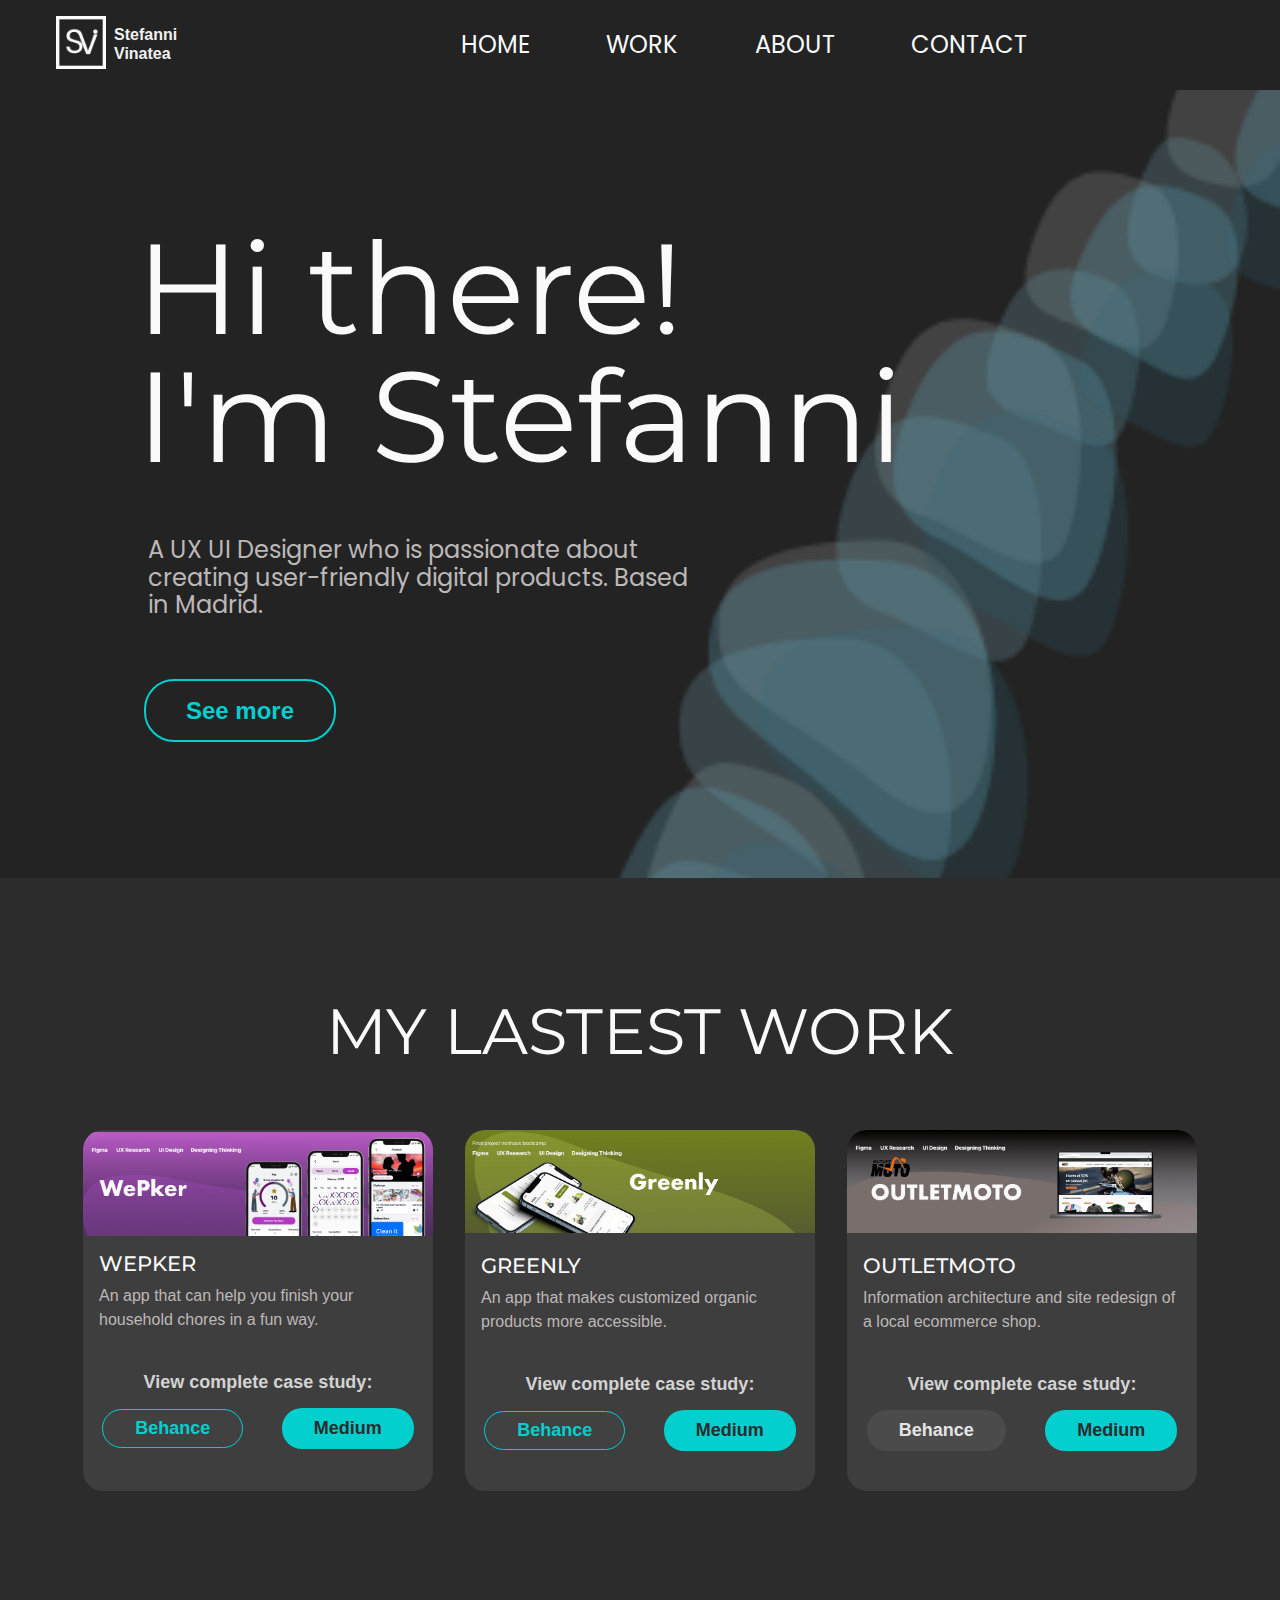
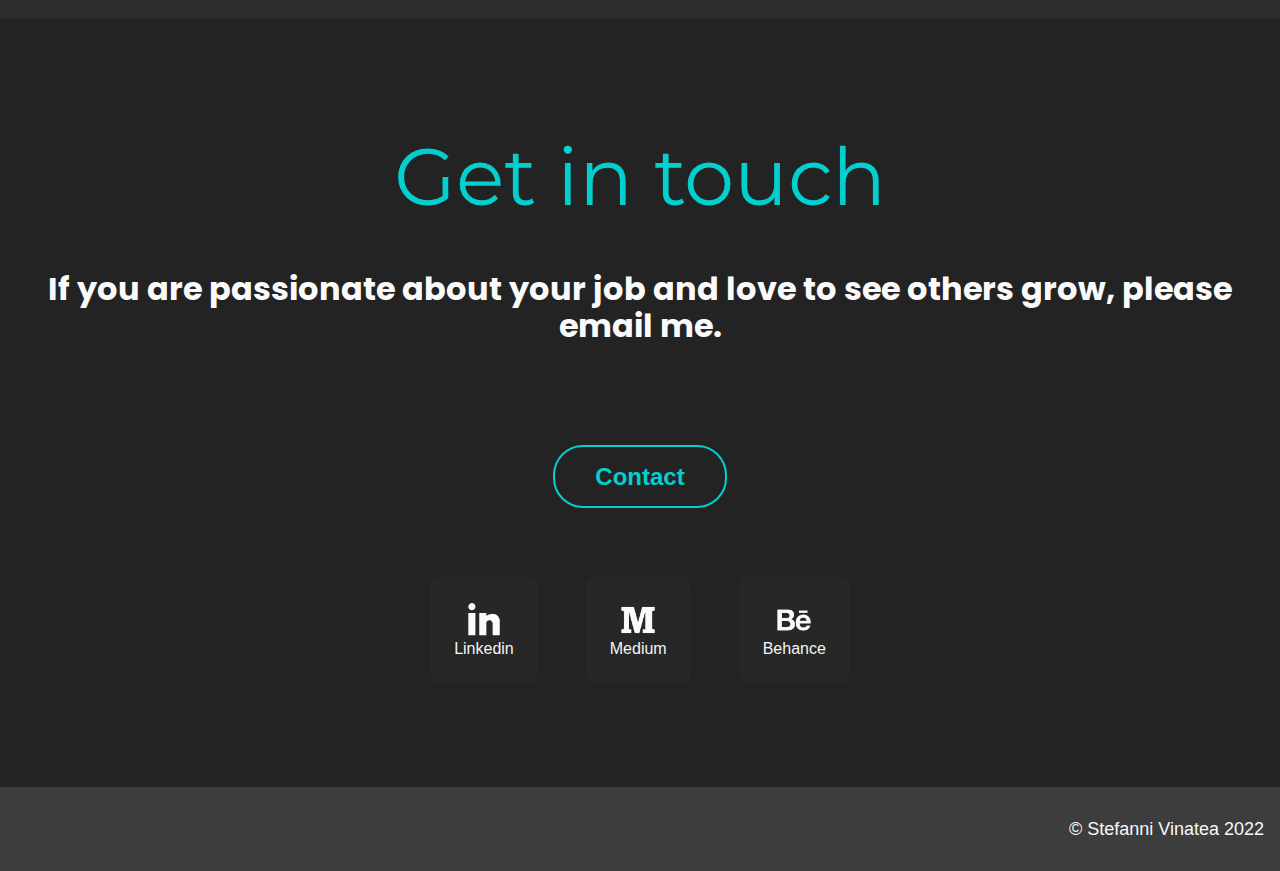
<file: index.html>
<!DOCTYPE html>
<html lang="en">
<head>
    <meta charset="UTF-8">
   
    <meta http-equiv="X-UA-Compatible" content="IE=edge">
    <meta name="viewport" content="width=device-width, initial-scale=1.0">
    <title>My Portfolio Stefanni vinatea</title>
    <link rel="stylesheet" href="css/normalize.css">
    <link rel="stylesheet" href="css/style.css">
    <link rel="icon" href="Img/logo vinatea copia.ico">
    <link rel="preconnect" href="https://fonts.googleapis.com"> 
    <link rel="preconnect" href="https://fonts.gstatic.com" crossorigin> 
    <link href="https://fonts.googleapis.com/css2?family=Bebas+Neue&display=swap" rel="stylesheet">
    <link rel="preconnect" href="https://fonts.googleapis.com">
    <link rel="preconnect" href="https://fonts.gstatic.com" crossorigin>
    <link href="https://fonts.googleapis.com/css2?family=Montserrat:wght@100&family=Poppins:wght@300&display=swap" rel="stylesheet">
    <link rel="preconnect" href="https://fonts.googleapis.com"> 
   <link rel="preconnect" href="https://fonts.gstatic.com" crossorigin> 
   <link href="https://fonts.googleapis.com/css2?family=Bebas+Neue&family=Montserrat:wght@500;800&display=swap" rel="stylesheet"> 
   <link href="https://unpkg.com/aos@2.3.1/dist/aos.css" rel="stylesheet">
</head>
<body>


    <div id="main-container">

       
        <header>

            <div href="#" class="container">

               <h1 class="logo"> <img src="Img/logo stef.png"> </h1>
               <h4>Stefanni Vinatea</h4>
        
                   
            </div>

            <nav id="site-nav" class="site-nav">
    
               
                <ul>
                   
                    <li><a href="index.html"> HOME</a></li>
                    <li><a href="#projects">WORK</a></li>
                    <li><a href="index-2.html">ABOUT</a></li>
                    <li><a href="mailto:stefannivinatea@gmail.com">CONTACT</a></li>
    
                </ul>

                

                
            </nav>

            <div id="menu-toggle" class="menu-toggle" onclick="cambiarclase()">

                <div class="hamburguer"></div>


             </div>
                






        </header>


        
        <div class="cuerpo-principal">

            <main>


                <div class="text">
    
    
                    
                    <h1>Hi there!<br> I'm Stefanni
                    </h1>
                    
                    <h4>A UX UI Designer who is passionate about creating user-friendly digital products. Based in Madrid.</h4> 
                   
                
                  <form action="index-2.html">
                     <button>See more</button> 
                  </form>   
                    
                           
                        
                </div>
    
            </main>
    
    
            <div id="projects">
    
                
                <div class="subtitulo">
                    <h1>MY LASTEST WORK</h1>
                </div>
    
                <div class="section-projects">
    
                    <div class="layout layout-left">
    
                        <div class="background">
    
                            <div class="image">
                                <img src="Img/wepker3.png" alt=""width="100%" >
                            </div>
    
                        </div>
    
                        <div class="text">

                            <div class="text-layout-left-container">
                                <h2>WEPKER</h2>
                                <h4>An app that can help you finish your household chores in a fun way.</h4>
                                <h3>View complete case study:</h3>
                                
                            </div>
                           
                            <div class="ver-mas">
                                
                                <form action="">
                                        <button>Behance</button> 
                                </form>

                                
                                <form action="https://medium.com/@stefannivinatea/ux-ui-case-study-wepker-organizando-las-del-tareas-del-hogar-85f18fb8a82d">
                                    <button class="uno">Medium</button> 
                                </form>
        
                
                              
        
        
                                
                    
                                
    
                            </div>
                            
                            
                        </div>
        
        
                    </div>
    
    
                    <div class="layout layout-right">
    
                        <div class="background-right">
                            <div class="image">
                                <img src="Img/portada greenly.png" alt="" width="100%" height="">
                            </div>
    
                        </div>
    
                        
        
                        <div class="text">

                            <div class="text-layout-right-container">
                                <h2>GREENLY</h2>
                                <h4> An app that makes customized organic products more accessible.</h4>
                                <H3>View complete case study:</h3>

                            </div>
                            
                            
                          <div class="ver-mas">
                                
                                 <form action="">
                                        <button>Behance</button> 
                                </form>

                                <form action="https://medium.com/@stefannivinatea/greenly-making-eco-friendly-products-more-accesible-51e9b9970341">
                                    <button class="uno">Medium</button> 
                                </form>
        
                
                        
                                
                                  
                    
                                
    
                            </div>
                            
                        </div>
                        
    
        
                    </div>
    
    
                    <div class="layout layout-centre">
    
                        <div class="background-centre">
                            <div class="image">
                                <img src="Img/FrameOUTLETMOTO.png" alt="" width="100%">
                            </div>
    
    
                        </div>
    
                        
        
                        <div class="text">

                            <div class="text-layout-centre-container">
                               
                                <h2>OUTLETMOTO</h2>
                                <h4> Information architecture and site redesign of a local ecommerce shop.</h4>
                                <h3>View complete case study:</h3>

                            </div>
                            
                            
                            <div class="ver-mas">
                                
                                 <form action="">
                                        <button>Behance</button> 
                                </form>

                                
                                <form action="https://medium.com/@stefannivinatea/case-study-redise%C3%B1ando-la-p%C3%A1gina-web-de-un-e-commerce-local-dddf2899ad59">
                                    <button class="uno">Medium</button> 
                                </form>
                             

                                
    
            
                
    
    
                            
                            </div>
                
                            
    
                        </div>
                            
                        
                        
        
                    </div>
    
    
    
    
    
    
    
    
    
    
                 </div>
            
        
            </div>
    
           

            <div class="sec">
    
                <div class="sec-container">
                    <h2> Get in touch</h2>
                    <h3> If you are passionate about your job and love to see others grow, please email me.</h3>

                    <form action="mailto:stefannivinatea@gmail.com">
                      <button>Contact</button>
                    </form>
                </div>
    
                <ul>
                    <li><a href="https://www.linkedin.com/in/stefanni-vinatea/"><img src="Img/Linkedin.png"> Linkedin </a> </li>
                    <li><a href="https://medium.com/@stefannivinatea"><img src="Img/medium.png"> Medium </a></li>
                    <li><a href="https://www.behance.net/stefannivinatea"><img src="Img/behance.png"> Behance </a></li>


                </ul>
           
            </div>
    
    
       
            <footer><div class="footer">

                
                <div>
                    <p>&copy;  Stefanni Vinatea 2022</p>
                </div>
                
             </footer>

        </div>

       

       


       





    </div>

    
    <script src="js/app.js"></script>
   
    
  

</body>
</html>
</file>
<file: css/style.css>
*{
    box-sizing: border-box;
    margin: 0;
    padding: 0;
    text-decoration: none;
    list-style: none;
    box-sizing: border-box;
    

   
}

html{
    scroll-behavior: smooth;
}


body{
    background-color:#232323;
    font-family:'Monserrat', sans-serif;
    color: #122829;
}

.main-container{
    width: 100%;

}
.container{
    width: 100%;
    max-width: 1000px;
    display: flex;
    align-items: center;
    margin:0 auto;

}

header{
    background-color:#232323;
    color:rgb(241, 241, 241);
    padding: 1em 0;
    position: relative;
   

}


header::after {
    content:'' ;
    clear: both;
    display: block;
}

.logo{
    float:left;
    font-size: 1rem;
    margin: 0;
    font-weight: 700;
    color: #122829;

}

.logo img{
    width: 2rem;
    display: flexbox;
    justify-content: left;
    margin-right: 8px;
    margin-left: 24px;
}

.logo span{
    font-weight: 300;
   
}

.site-nav {
    top:100%;
    right: 0;
    position: absolute;
    background-color:#262626;
    overflow: hidden;
    clip-path: circle(0px at top right);
    transition:clip-path ease-in-out 700ms;


}

.site-nav-open{
    clip-path: circle(150% at top right);
}

.site-nav ul{
    margin: 0;
    padding: 0;
    list-style: none;
   


}

.site-nav ul li a{
    font-family:'Poppins', sans-serif;
    display: flex;
    justify-content: center;
}

.site-nav li{
    border-bottom: none;
}

.site-nav li:last-child{
   border-bottom:none;
}

.site-nav a{
    color:#FAFAFA;
    display: block;
    padding: .5em 3em;
    text-transform:uppercase;
    text-decoration: none;
    
   
   
    

}

.site-nav a:hover,
.site-nav a:focus{
    background:#17292b;
    border-radius: 50px;
    color: #04CFCF;
    font-family:'Poppins', sans-serif;
   
}

.menu-toggle{
    
    padding:1em;
    position: absolute;
    top:1.2em;
    right: .2em;
}

.menu-open .hamburguer{
    transform: rotate(45deg)
}

.menu-open .hamburguer::before{
    opacity:0
}

.menu-open .hamburguer::after{
   transform: translateY(-3px)rotate(-90deg);
}

.hamburguer,
.hamburguer::before,
.hamburguer::after{
    content: '';
    display: block;
    background: #FAFAFA;
    height: 3px;
    width: 1.75em;
    border-radius: 3px;
    transition: all ease-in-out 500ms;

}

.hamburguer::before{
    transform: translateY(-6px);
}

.hamburguer::after{
    transform: translateY(3px);
}


     

/* ************************ */





.cuerpo-principal{
    width: 100%;
    max-width: 100%;
    margin: 0 auto;
    

}


main{
    margin: 0;
    padding-top: 0rem;
    background-color:#232323;
    display: flex;
    flex-direction: column;
    justify-content:center;
    background-image: url(../Img/fondo.png);
    background-repeat: no-repeat;
    background-size: cover;
   
  

}


main .text{
    margin: 0;
    color: #232323;
    font-weight: bold;
    display: flex;
    justify-content: center;
    flex-direction: column;
    text-align: center;
    padding-top: 6rem;
    padding-bottom: 100px;
    
   
    
   
   
}


main .text h1{
    margin: 0;
    padding:0;
    font-family:'Montserrat', sans-serif;
    font-size: 3em;
    font-weight:bolder;
    color: #FAFAFA;
    font-weight: lighter;
    text-align:justify;
    align-items: center;
    padding-top: 32px;
    padding-bottom: 32px;
    padding-left: 32px;
    padding-right: 16px;
    width: 80%;
    border-radius: 20px;
    line-height: 1em;

    
}



main .text h4{
    font-family:'Poppins', sans-serif;
    font-size: 1em;
    font-weight:lighter;
    color: #bdb8b8;
    font-weight: lighter;
    text-align:left;
    margin-left: 32px;
    padding-right: 24px;
    padding-top: 24px;
    width: 80%;
}


main .text button{
    background-color:#232323;
    border-radius: 20px;
    cursor: pointer;
    font-size: 18px;
    font-weight: bold;
    align-items: center;
    margin-top: 32px;
    margin-bottom: 16px;
    display:flex;
    margin-left: 34px;
    padding:8px 32px;
    display: flex;
    flex-direction: row;
    color: #04CFCF;
    box-shadow: 2px 2px 10px rgba(0,0,0,0,5);
    border:solid #04CFCF 2px;
   

     
}

.text .ver-más{
    display: flex;
    align-content: center;
    justify-items: center;
    flex-direction: row;
}

main .text button:hover{
    background-color:#135b5f;
    color: #FAFAFA;
}







/* ************************ */




#projects{
    background-color:#2D2C2C;
    display: flex;
    flex-direction: column;
    text-align: center;
    padding-top: 48px;
    min-height: 400PX;
    align-items: center;
    justify-content: center;
    width: 100%;
    text-align: center;

    
}
 


.subtitulo h1{
    margin: 0;
    font-family: 'Montserrat', sans-serif;
    font-size: 1.5rem;
    font-weight:500;
    display: flex;
    justify-content: center;
    text-align: center;
    color: #FAFAFA;
    display: flex;
    align-items: center;
    flex-direction: column;
    padding-bottom: 32px;
    line-height: 1.3em;
    
    
   
}

#section-projects{

    display: flex;
    justify-content: center;
    align-items: center;
    justify-content: center;
    text-align: center;
    flex-direction: column;
    width: 100%;
    


    
    
    
}

.layout{
    background-color: rgba(105, 105, 105, 0.3);
    border-radius: 20px;
    color:#e1e9e9 ;
    padding-bottom: 16px;
    overflow: hidden;
}

.layout h2{
    font-size: 1.3rem;
    color:#FAFAFA ;
    font-family:'Montserrat', sans-serif;
    padding-top: 16px;
    padding-left: 16px;
    padding-bottom: 8px;
    font-weight:500;
}
.layout h4{
    color: #bdb8b8;
}

.layout h3{
    color:#d3d3d3;
    font-weight: 600;
    padding-top: 40px;
   
}



.layout-left{
    margin: 0;
    padding: 0;
    display: flex;
    align-items: center;
    justify-content: center;
    text-align: center;
    flex-direction: column;
    padding-bottom: 24px;
    width: 350px;
    margin-left: 16px;
    margin-right: 16px;
    margin-bottom: 32px;
    box-shadow: 2px,2px,10px rgba(0,0,0,0,5);
   
    

  
}


.layout-left h2{
    margin: 0;
    padding-left:16px;
    text-align:left;
    flex-direction:column;
    
   
}

.layout-left h3{
    font-size: 18px;
    padding-top: 16px;
    padding-bottom:8px;
    display: flex;
    align-items: center;
    justify-content: center;
    text-align: center;
    flex-direction: column;
   
   
}

.layout-left h4{
    font-size: 16px;
    font-weight:lighter;
    padding-right: 16px;
    display: flex;
    align-items: center;
    text-align: left;
    flex-direction: column;
    padding-left: 16px;
    line-height: 1.5rem;
   

   
}

.layout button{
    font-size: 18px;
    border: 0;
    font-weight: bold;
    padding: 8px 32px;
    border-radius: 20px;
    color: #04CFCF;
    box-shadow: 2px 2px 10px rgba(0,0,0,0,5);
    background-color:  rgba(68, 67, 67, 0.7); 
    cursor: pointer;
    margin-top: 8px;
    margin-bottom: 16px;
    box-shadow: #17292b;
    border:solid #04CFCF 1px;;
   
}

.layout .uno{
    background-color:#04CFCF;
    color:#2D2C2C;
    border: none;
    padding: 10px 32px;
}








.layout-left .text .ver-mas{
    display: flex;
    align-items: center;
    flex-direction: row;
    justify-content:space-around;
    
}





.layout-left .background{
    display: flex;
    align-items: center;
    justify-content: center;
    border-radius: 20px;
}

.layout-left .image{

    display: flex;
    align-items: center;
    justify-content: center;
    text-align: center;
    flex-direction: column;
    border-radius: 20px;




    
}



.layout-right{

    margin: 0;
    padding: 0;
    display: flex;
    align-items: center;
    justify-content: center;
    text-align: center;
    flex-direction: column;
    padding-bottom: 24px;
    width: 350px;
    margin-left: 16px;
    margin-right: 16px;
    margin-bottom: 32px;
    box-shadow: 2px,2px,10px rgba(0,0,0,0,5);
    

  
}


.layout-right h2{
    margin: 0;
    padding-left:16px;
    text-align:left;
    flex-direction:column;
    
   
   
}

.layout-right h3{
    font-size: 18px;
    padding-bottom:8px;
    display: flex;
    align-items: center;
    justify-content: center;
    text-align: center;
    flex-direction: column;
   
   
}

.layout-right h4{
    font-size: 16px;
    font-weight:lighter;
    padding-right: 16px;
    display: flex;
    align-items: center;
    text-align: left;
    flex-direction: column;
    padding-left: 16px;
    line-height: 1.5rem;

   
}



.layout-right .text .ver-mas{
    display: flex;
    align-items: center;
    flex-direction: row;
    justify-content:space-around;
    
}





.layout-right .background{
    display: flex;
    align-items: center;
    justify-content: center;
}

.layout-right .background .image{

    display: flex;
    align-items: center;
    justify-content: center;
    text-align: center;
    flex-direction: column;




    
}



.layout-centre{

    margin: 0;
    padding: 0;
    display: flex;
    align-items: center;
    justify-content: center;
    text-align: center;
    flex-direction: column;
    padding-bottom: 24px;
    width: 350px;
    margin-left: 16px;
    margin-right: 16px;
    margin-bottom: 32px;
    box-shadow: 2px,2px,10px rgba(0,0,0,0,5);
    

  
}


.layout-centre h2{
    margin: 0;
    padding-left:16px;
    text-align:left;
    flex-direction:column;
   
    
   
   
}

.layout-centre h3{
    font-size: 18px;
    padding-bottom:8px;
    display: flex;
    align-items: center;
    justify-content: center;
    text-align: center;
    flex-direction: column;
   
   
}

.layout-centre h4{
    font-size: 16px;
    font-weight:lighter;
    padding-right: 16px;
    display: flex;
    align-items: center;
    text-align: left;
    flex-direction: column;
    padding-left: 16px;
    line-height: 1.5rem;

   
}

.layout-centre button{
    font-size: 18px;
    border: 0;
    font-weight: bold;
    border-radius: 20px;
    color: #e4e4e4;
    box-shadow: 2px 2px 10px rgba(0,0,0,0,5);
    background-color:rgba(105, 105, 105, 0.3); 
    cursor: pointer;
    margin-top: 8px;
    margin-bottom: 16px;
    box-shadow: #272626;
    padding: 10px 32px;
   
   
    
}

.layout-centre .text .ver-mas{
    display: flex;
    align-items: center;
    flex-direction: row;
    justify-content:space-around;
    
}





.layout-centre .background{
    display: flex;
    align-items: center;
    justify-content: center;
}

.layout-centre .background .image{

    display: flex;
    align-items: center;
    justify-content: center;
    text-align: center;
    flex-direction: column;




    
}


.sec{
   
    display: flex;
    align-items: center;
    
    background-color:#232323;
    padding-top: 80px;
    padding-bottom: 80px;
    text-align: center;
    padding-left: 40px;
    padding-right: 40px;
    flex-direction: column;
    justify-content: center;
   

}

.sec-container h2{
    font-family: 'Montserrat', sans-serif;
    font-size: 32px;
    padding-top: 24px;
    color: #04CFCF;
}

.sec-container h3{
    font-family: 'Poppins';
    font-size: 16px;
    color: #FAFAFA;
    padding-top: 16px;
}



.sec form button{
    font-size: 18px;
    border: 1px;
    font-weight: bold;
    padding: 8px 32px;
    border-radius: 20px;
    color: #04CFCF;
    box-shadow: 2px 2px 10px rgba(0,0,0,0,5);
    background-color:#232323;
    border: solid #04CFCF 2px;
    cursor: pointer;
    margin-top: 56px;
    box-shadow: #122829;
 }



.sec form button:hover{
    background-color:#135b5f;
    color: #FAFAFA;
}




 

.sec ul{
    display: flex;
    flex-direction: row;
    justify-content: center;
    align-items: center;
    padding-top: 24px;

}

.sec img{
    width: 1.5rem;
    font-size: 12px;
    display: flex;
    align-items: center;
}

.sec ul li a{
    display: flex;
    align-items: center;
    justify-content:space-between;
    flex-direction: column;
    text-align: center;
    color: whitesmoke;
    margin:8px;
    background-color: rgba(51, 50, 50, 0.3);
    padding: 12px;
    border-radius: 10px;


   
}





.footer{
    background-color: #3d3d3d;
    color: #F8F8F8;
    text-align: center;
    font-size: 14px;
    padding-top:2rem;
    padding-bottom: 2rem;
    padding-right: 1rem;
    display: flex;
    align-content: center;
    justify-content: flex-end;   
    align-items: center;


}



@media screen and (min-width: 780px){
  
        .menu-toggle{
            display:none
        }
      
       header{
           position: fixed;
           width: 100%;
           display: flex;
           flex-direction: row;
           align-items: center;
           justify-content:space-between

           
        }
        
        .site-nav{
            height: auto;
            position: relative;
            float: right;
            clip-path: initial;
            background-color: transparent;
            justify-content:right;
            margin-left: 200px;
           
             
        }

       
      
        .site-nav li{
            display:inline-block;
            border:none;
            margin-right: 24px;
           
           
      
        }
      
      


         .site-nav a{
             padding: 10px 24px;
             font-size: 24px;
        
         }
         
      
         .site-nav a:hover,
          .site-nav a:focus{
          border-radius: 50px;
          font-family:'Poppins', sans-serif;}

         
      .logo img{
     width:50px;
     margin-left: 56px;
     }

  .container{
    width: 2rem;
    margin:0;
    justify-content: flex-start;
   
    
}
    main{
        display: flex;
        margin: 0;
       
        padding: 56px;
        height: 80%;
        padding-top: 12rem;
       
     
        
       
    
    }

    main .text{
        text-align: left;
        margin: 0;
        padding: 0;
        width: 100%;

    }




    main .text h1{
     margin: 0;
     padding: 0;
     padding-top: 32px;
     font-size: 8rem;
     padding-left:80px;
     
    }
    
    


    main .text h4{
        font-size: 1.5rem;
        text-align: left;
        padding-left: 60px;
        padding-top: 56px;
        padding-bottom: 60px;
        width: 55%;
        min-width: 40%;
  
    }


    main .text button{
      margin-left: 88px;
      margin-top: 0;
      margin-bottom: 80px;
      display: flex;
      align-items: center;
      text-align: center;
      justify-content: center;
      font-size: 24px;
      padding: 16px 40px;
      border-radius: 30px;
      box-shadow: 2px 2px 10px rgba(0,0,0,0,5);
      cursor: pointer;
      
     
   }

   main .text button:hover{
    
    font-weight: 500;
    border: none;
    padding: 18px 44px;
  
    }
    


    /********/


    #projects h1{
        font-size: 4rem;
        font-weight:400;
        padding-top: 4rem;
        padding-bottom: 3.5rem;
    }

    #projects{
        padding-bottom:6rem;
    }
    .section-projects{
      display: flex;
      flex-direction: row;
      justify-content: space-between;
      min-height: 300px;
    
    }

    .layout-left h3{
        padding-top: 40px;
    }


/*****************/

  .sec{
    display: flex;
    display: flex;
    align-items: center;
    text-align: center;
    justify-content: center;
  }
 .sec h2{
     font-size: 5rem;
     font-weight: 400;
     padding: 2rem 0;
 }


  .sec h3{
      font-size: 2rem;
     
  }

  .sec form button{
        margin-bottom: 20px;
        margin-top: 100px;
        font-size: 24px;
        padding: 16px 40px;
        border-radius: 30px;
        box-shadow: 2px 2px 10px rgba(0,0,0,0,5);
        cursor: pointer;
       
        
       
     }

    
    .sec form button:hover{
    
        font-weight: 500;
        border: none;
        padding: 18px 44px;
    }
  


.sec img{
    width: 2.5rem;
    font-size: 16px;
    
}

.sec ul li a{
    
    margin:24px;
   
    padding: 24px;
    border-radius: 10px;


   
}

.footer {
    font-size: 18px;

}


}
</file>
